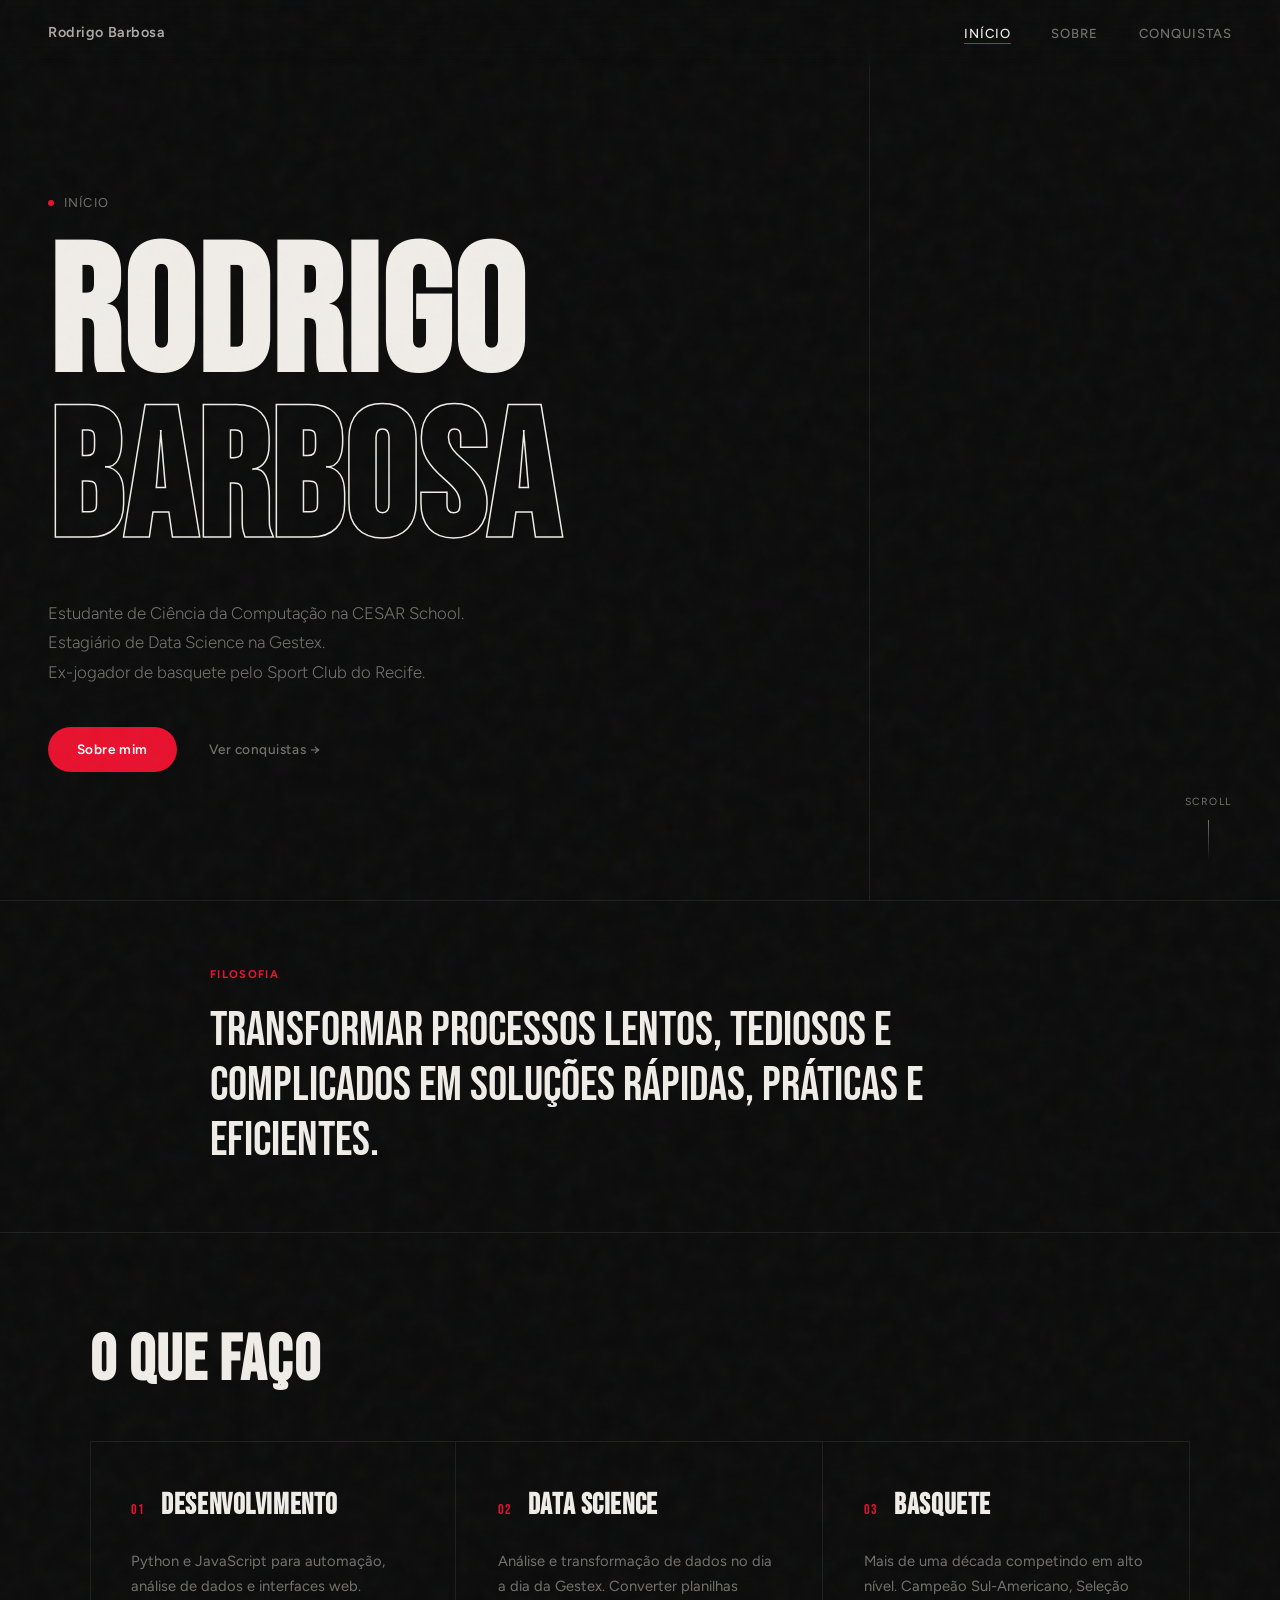
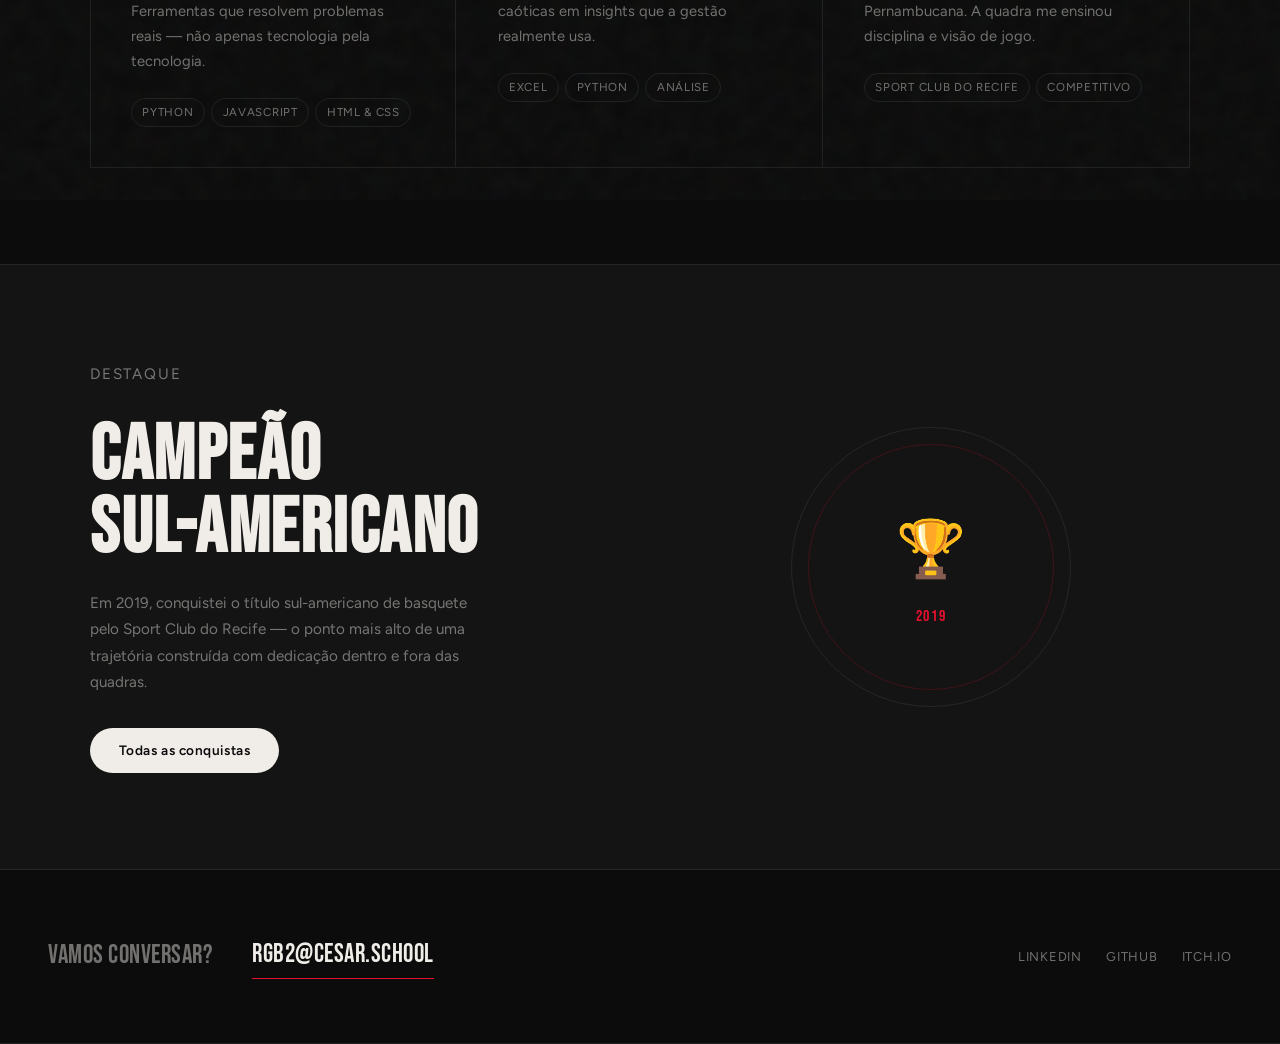
<file: index.html>
<!DOCTYPE html>
<html lang="pt-BR">
<head>
  <meta charset="UTF-8">
  <meta name="viewport" content="width=device-width, initial-scale=1.0">
  <title>Rodrigo Barbosa</title>
  <link rel="preconnect" href="https://fonts.googleapis.com">
  <link rel="preconnect" href="https://fonts.gstatic.com" crossorigin>
  <link href="https://fonts.googleapis.com/css2?family=Bebas+Neue&family=Figtree:ital,wght@0,300;0,400;0,500;0,600;1,300;1,400&display=swap" rel="stylesheet">
  <link rel="stylesheet" href="style.css">
</head>
<body>

  <div class="noise" aria-hidden="true"></div>

  <nav class="nav">
    <a href="index.html" class="nav-brand">Rodrigo Barbosa</a>
    <ul class="nav-links">
      <li><a href="index.html" class="is-active">Início</a></li>
      <li><a href="sobre.html">Sobre</a></li>
      <li><a href="conquistas.html">Conquistas</a></li>
    </ul>
    <button class="burger" aria-label="Abrir menu" aria-expanded="false">
      <span></span><span></span>
    </button>
  </nav>

  <header class="hero">
    <div class="hero-bg-line" aria-hidden="true"></div>

    <div class="hero-inner">
      <div class="hero-kicker reveal">
        <span class="dot"></span>
        Início
      </div>

      <h1 class="hero-title">
        <span class="reveal delay-1">Rodrigo</span>
        <span class="reveal delay-2 outline-text">Barbosa</span>
      </h1>

      <p class="hero-desc reveal delay-3">
        Estudante de Ciência da Computação na CESAR School.<br>
        Estagiário de Data Science na Gestex.<br>
        Ex-jogador de basquete pelo Sport Club do Recife.
      </p>

      <div class="hero-actions reveal delay-4">
        <a href="sobre.html" class="pill-btn">Sobre mim</a>
        <a href="conquistas.html" class="text-link">Ver conquistas <span>→</span></a>
      </div>
    </div>

    <div class="hero-scroll reveal delay-5">
      <span>scroll</span>
      <div class="scroll-line"></div>
    </div>
  </header>

  <div class="philosophy">
    <div class="phil-inner">
      <h2 class="phil-label">Filosofia</h2>
      <blockquote class="phil-quote">
        Transformar processos lentos, tediosos e complicados em soluções rápidas, práticas e eficientes.
      </blockquote>
    </div>
  </div>

  <section class="areas">
    <div class="areas-inner">
      <h2 class="section-title">O que faço</h2>
      <div class="areas-grid">

        <article class="area-card" data-index="01">
          <div class="area-top">
            <span class="area-num">01</span>
            <h3>Desenvolvimento</h3>
          </div>
          <p>Python e JavaScript para automação, análise de dados e interfaces web. Ferramentas que resolvem problemas reais — não apenas tecnologia pela tecnologia.</p>
          <div class="area-tags">
            <span>Python</span><span>JavaScript</span><span>HTML &amp; CSS</span>
          </div>
        </article>

        <article class="area-card" data-index="02">
          <div class="area-top">
            <span class="area-num">02</span>
            <h3>Data Science</h3>
          </div>
          <p>Análise e transformação de dados no dia a dia da Gestex. Converter planilhas caóticas em insights que a gestão realmente usa.</p>
          <div class="area-tags">
            <span>Excel</span><span>Python</span><span>Análise</span>
          </div>
        </article>

        <article class="area-card" data-index="03">
          <div class="area-top">
            <span class="area-num">03</span>
            <h3>Basquete</h3>
          </div>
          <p>Mais de uma década competindo em alto nível. Campeão Sul-Americano, Seleção Pernambucana. A quadra me ensinou disciplina e visão de jogo.</p>
          <div class="area-tags">
            <span>Sport Club do Recife</span><span>Competitivo</span>
          </div>
        </article>

      </div>
    </div>
  </section>

  <section class="featured">
    <div class="featured-inner">
      <div class="feat-text">
        <p class="feat-label">Destaque</p>
        <h2>Campeão<br>Sul-Americano</h2>
        <p>Em 2019, conquistei o título sul-americano de basquete pelo Sport Club do Recife — o ponto mais alto de uma trajetória construída com dedicação dentro e fora das quadras.</p>
        <a href="conquistas.html" class="pill-btn pill-btn--light">Todas as conquistas</a>
      </div>
      <div class="feat-graphic" aria-hidden="true">
        <div class="trophy-ring">
          <div class="trophy-inner">
            <span>🏆</span>
            <small>2019</small>
          </div>
        </div>
      </div>
    </div>
  </section>

  <div class="contact-strip">
    <p>Vamos conversar?</p>
    <a href="mailto:rgb2@cesar.school">rgb2@cesar.school</a>
    <div class="strip-links">
      <a href="https://linkedin.com/in/rodrigogbarbosa" target="_blank" rel="noopener">LinkedIn</a>
      <a href="https://github.com/R0DR1G9" target="_blank" rel="noopener">GitHub</a>
      <a href="https://rodrigo-barbosa.itch.io" target="_blank" rel="noopener">itch.io</a>
    </div>
  </div>

  <script src="main.js"></script>
</body>
</html>
</file>
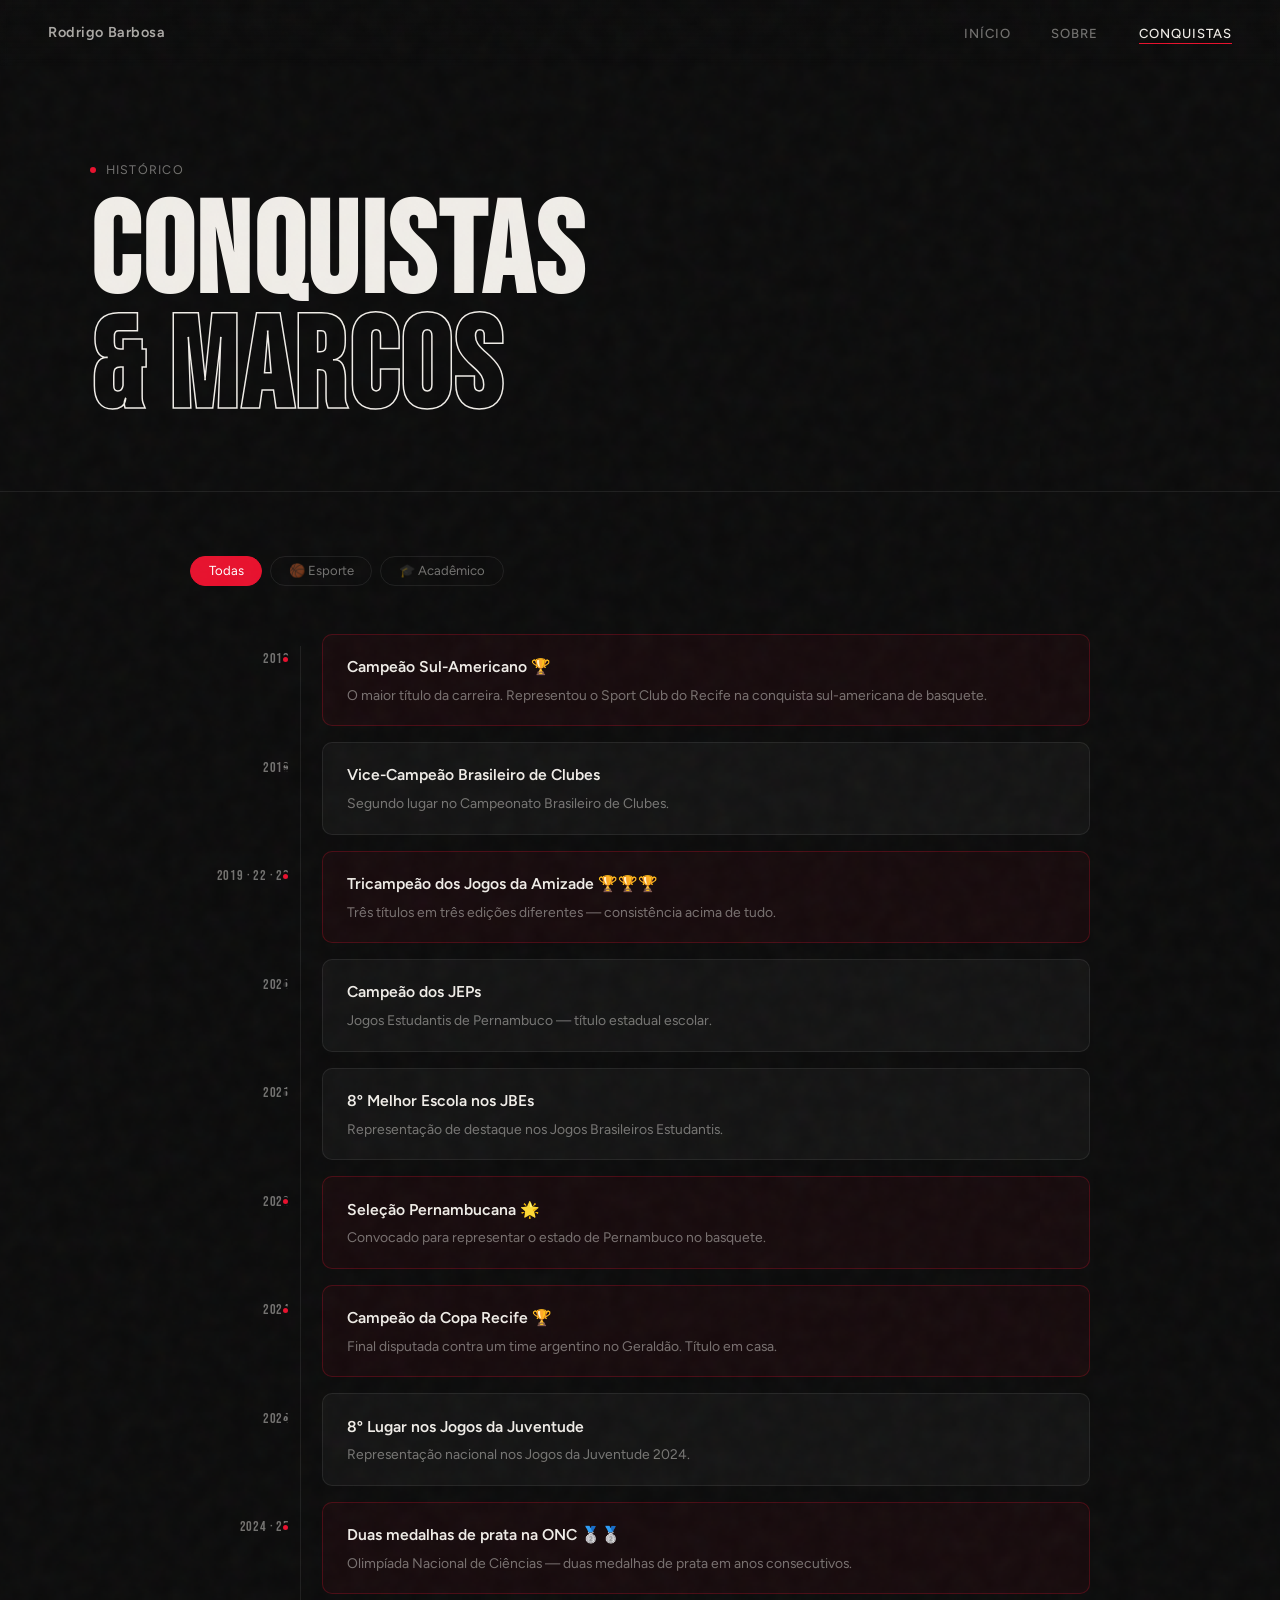
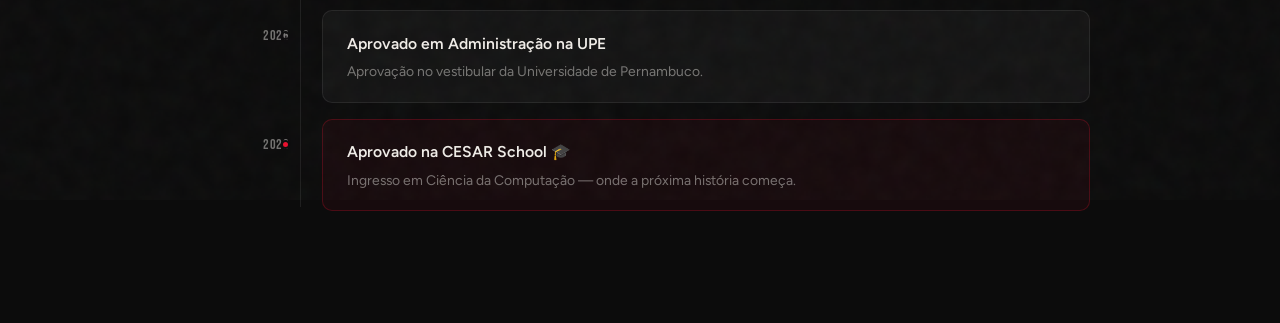
<file: conquistas.html>
<!DOCTYPE html>
<html lang="pt-BR">
<head>
  <meta charset="UTF-8">
  <meta name="viewport" content="width=device-width, initial-scale=1.0">
  <title>Conquistas — Rodrigo Barbosa</title>
  <link rel="preconnect" href="https://fonts.googleapis.com">
  <link rel="preconnect" href="https://fonts.gstatic.com" crossorigin>
  <link href="https://fonts.googleapis.com/css2?family=Bebas+Neue&family=Figtree:ital,wght@0,300;0,400;0,500;0,600;1,300;1,400&display=swap" rel="stylesheet">
  <link rel="stylesheet" href="style.css">
</head>
<body>

  <div class="noise" aria-hidden="true"></div>

  <nav class="nav">
    <a href="index.html" class="nav-brand">Rodrigo Barbosa</a>
    <ul class="nav-links">
      <li><a href="index.html">Início</a></li>
      <li><a href="sobre.html">Sobre</a></li>
      <li><a href="conquistas.html" class="is-active">Conquistas</a></li>
    </ul>
    <button class="burger" aria-label="Abrir menu" aria-expanded="false">
      <span></span><span></span>
    </button>
  </nav>

  <main>

    <div class="page-hero">
      <div class="page-hero-inner">
        <p class="page-kicker reveal"><span class="dot"></span>Histórico</p>
        <h1 class="page-title reveal delay-1">Conquistas<br><span class="outline-text">&amp; Marcos</span></h1>
      </div>
    </div>

    <section class="timeline-page">
      <div class="timeline-wrap">

        <!-- FILTER -->
        <div class="timeline-filter reveal" role="group" aria-label="Filtrar">
          <button class="flt active" data-filter="all">Todas</button>
          <button class="flt" data-filter="esporte">🏀 Esporte</button>
          <button class="flt" data-filter="academico">🎓 Acadêmico</button>
        </div>

        <!-- ITEMS -->
        <ol class="tl-list">

          <li class="tl-item reveal" data-cat="esporte">
            <div class="tl-year">2019</div>
            <div class="tl-body tl-gold">
              <div class="tl-marker"></div>
              <div class="tl-content">
                <h2>Campeão Sul-Americano 🏆</h2>
                <p>O maior título da carreira. Representou o Sport Club do Recife na conquista sul-americana de basquete.</p>
              </div>
            </div>
          </li>

          <li class="tl-item reveal" data-cat="esporte">
            <div class="tl-year">2019</div>
            <div class="tl-body">
              <div class="tl-marker"></div>
              <div class="tl-content">
                <h2>Vice-Campeão Brasileiro de Clubes</h2>
                <p>Segundo lugar no Campeonato Brasileiro de Clubes.</p>
              </div>
            </div>
          </li>

          <li class="tl-item reveal" data-cat="esporte">
            <div class="tl-year">2019 · 22 · 23</div>
            <div class="tl-body tl-gold">
              <div class="tl-marker"></div>
              <div class="tl-content">
                <h2>Tricampeão dos Jogos da Amizade 🏆🏆🏆</h2>
                <p>Três títulos em três edições diferentes — consistência acima de tudo.</p>
              </div>
            </div>
          </li>

          <li class="tl-item reveal" data-cat="esporte">
            <div class="tl-year">2021</div>
            <div class="tl-body">
              <div class="tl-marker"></div>
              <div class="tl-content">
                <h2>Campeão dos JEPs</h2>
                <p>Jogos Estudantis de Pernambuco — título estadual escolar.</p>
              </div>
            </div>
          </li>

          <li class="tl-item reveal" data-cat="esporte">
            <div class="tl-year">2021</div>
            <div class="tl-body">
              <div class="tl-marker"></div>
              <div class="tl-content">
                <h2>8º Melhor Escola nos JBEs</h2>
                <p>Representação de destaque nos Jogos Brasileiros Estudantis.</p>
              </div>
            </div>
          </li>

          <li class="tl-item reveal" data-cat="esporte">
            <div class="tl-year">2023</div>
            <div class="tl-body tl-gold">
              <div class="tl-marker"></div>
              <div class="tl-content">
                <h2>Seleção Pernambucana 🌟</h2>
                <p>Convocado para representar o estado de Pernambuco no basquete.</p>
              </div>
            </div>
          </li>

          <li class="tl-item reveal" data-cat="esporte">
            <div class="tl-year">2024</div>
            <div class="tl-body tl-gold">
              <div class="tl-marker"></div>
              <div class="tl-content">
                <h2>Campeão da Copa Recife 🏆</h2>
                <p>Final disputada contra um time argentino no Geraldão. Título em casa.</p>
              </div>
            </div>
          </li>

          <li class="tl-item reveal" data-cat="esporte">
            <div class="tl-year">2024</div>
            <div class="tl-body">
              <div class="tl-marker"></div>
              <div class="tl-content">
                <h2>8º Lugar nos Jogos da Juventude</h2>
                <p>Representação nacional nos Jogos da Juventude 2024.</p>
              </div>
            </div>
          </li>

          <li class="tl-item reveal" data-cat="academico">
            <div class="tl-year">2024 · 25</div>
            <div class="tl-body tl-gold">
              <div class="tl-marker"></div>
              <div class="tl-content">
                <h2>Duas medalhas de prata na ONC 🥈🥈</h2>
                <p>Olimpíada Nacional de Ciências — duas medalhas de prata em anos consecutivos.</p>
              </div>
            </div>
          </li>

          <li class="tl-item reveal" data-cat="academico">
            <div class="tl-year">2026</div>
            <div class="tl-body">
              <div class="tl-marker"></div>
              <div class="tl-content">
                <h2>Aprovado em Administração na UPE</h2>
                <p>Aprovação no vestibular da Universidade de Pernambuco.</p>
              </div>
            </div>
          </li>

          <li class="tl-item reveal" data-cat="academico">
            <div class="tl-year">2026</div>
            <div class="tl-body tl-gold">
              <div class="tl-marker"></div>
              <div class="tl-content">
                <h2>Aprovado na CESAR School 🎓</h2>
                <p>Ingresso em Ciência da Computação — onde a próxima história começa.</p>
              </div>
            </div>
          </li>

        </ol>
      </div>
    </section>

  </main>

  <script src="main.js"></script>
</body>
</html>
</file>
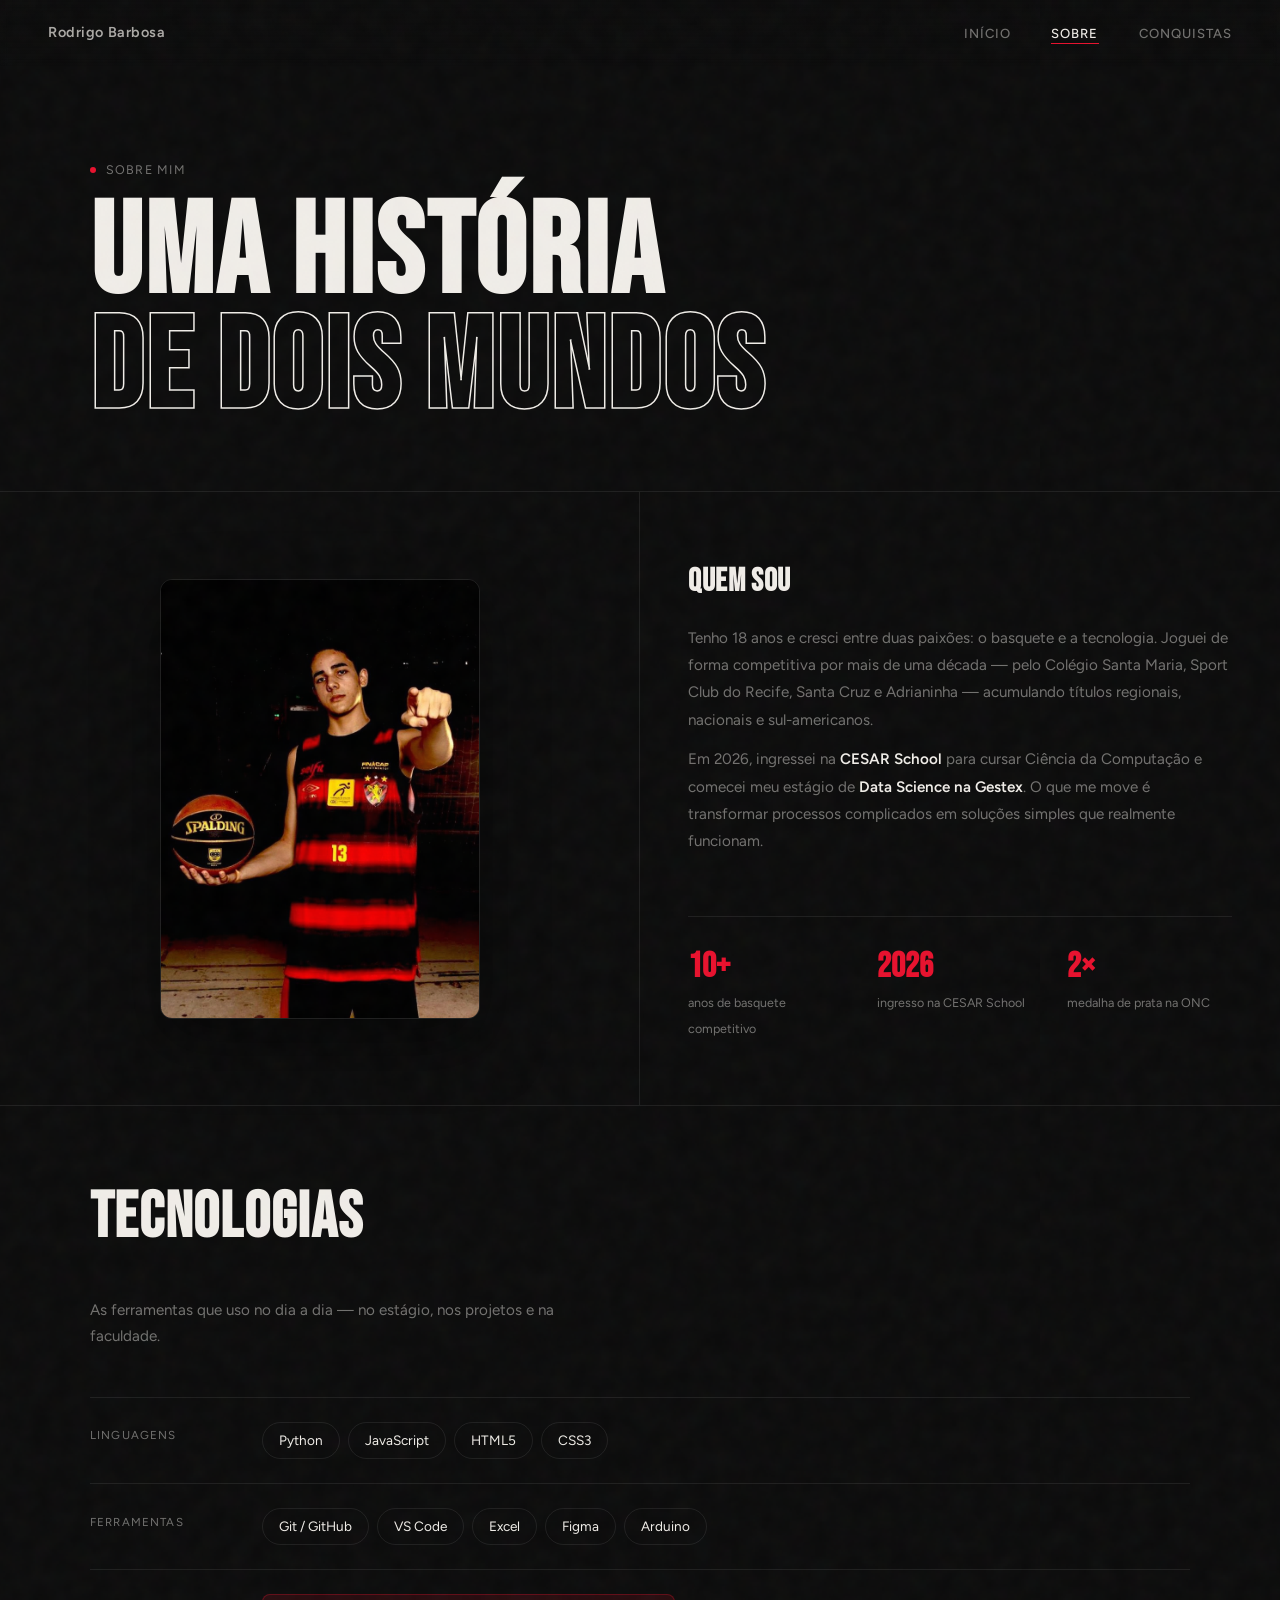
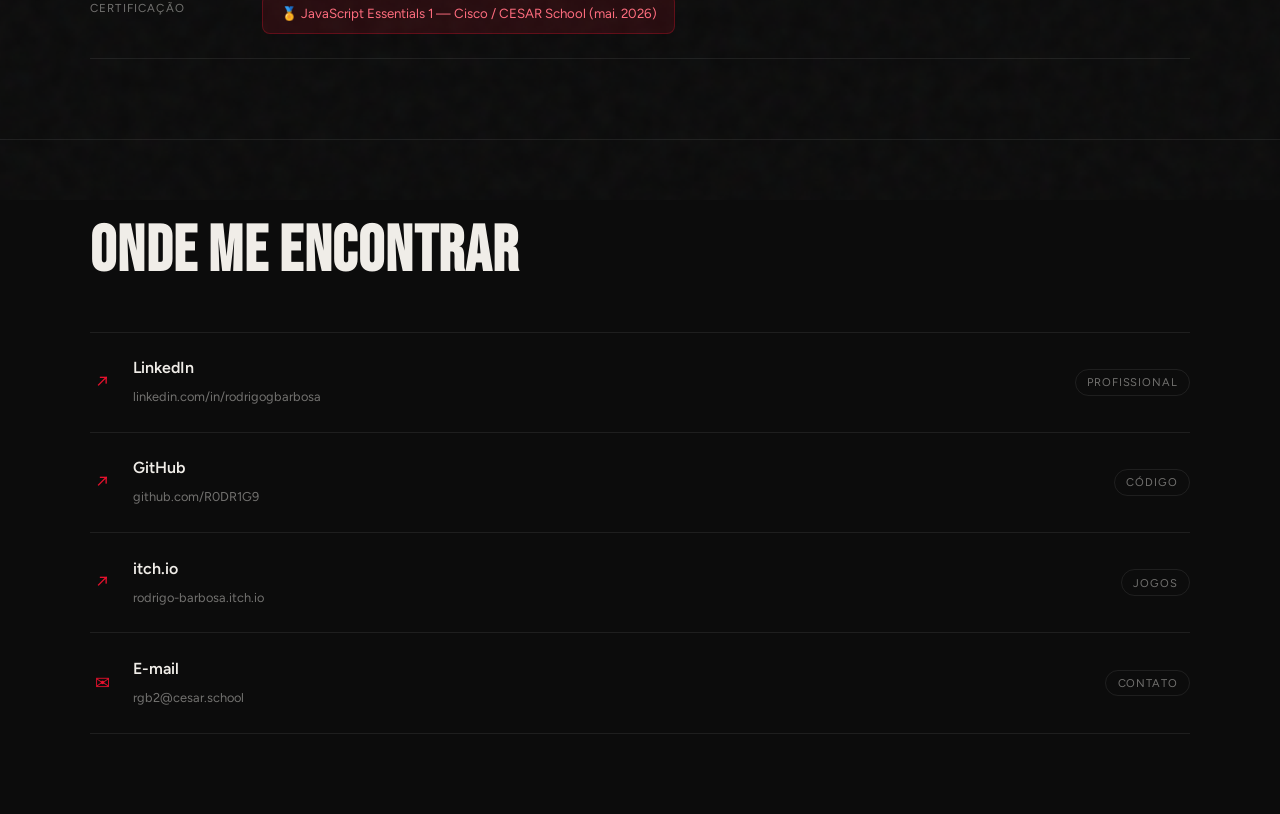
<file: sobre.html>
<!DOCTYPE html>
<html lang="pt-BR">
<head>
  <meta charset="UTF-8">
  <meta name="viewport" content="width=device-width, initial-scale=1.0">
  <title>Sobre — Rodrigo Barbosa</title>
  <link rel="preconnect" href="https://fonts.googleapis.com">
  <link rel="preconnect" href="https://fonts.gstatic.com" crossorigin>
  <link href="https://fonts.googleapis.com/css2?family=Bebas+Neue&family=Figtree:ital,wght@0,300;0,400;0,500;0,600;1,300;1,400&display=swap" rel="stylesheet">
  <link rel="stylesheet" href="style.css">
</head>
<body>

  <div class="noise" aria-hidden="true"></div>

  <nav class="nav">
    <a href="index.html" class="nav-brand">Rodrigo Barbosa</a>
    <ul class="nav-links">
      <li><a href="index.html">Início</a></li>
      <li><a href="sobre.html" class="is-active">Sobre</a></li>
      <li><a href="conquistas.html">Conquistas</a></li>
    </ul>
    <button class="burger" aria-label="Abrir menu" aria-expanded="false">
      <span></span><span></span>
    </button>
  </nav>

  <main>

    <!-- PAGE HERO -->
    <div class="page-hero">
      <div class="page-hero-inner">
        <p class="page-kicker reveal"><span class="dot"></span>Sobre mim</p>
        <h1 class="page-title reveal delay-1">Uma história<br><span class="outline-text">de dois mundos</span></h1>
      </div>
    </div>

    <!-- BIO SPLIT -->
    <section class="bio-split">
      <div class="bio-left reveal">
        <div class="bio-portrait">
          <img src="[data-uri]" alt="Rodrigo Barbosa, uniforme do Sport Club do Recife">
        </div>
      </div>

      <div class="bio-right">
        <div class="bio-block reveal delay-1">
          <h2>Quem sou</h2>
          <p>
            Tenho 18 anos e cresci entre duas paixões: o basquete e a tecnologia. Joguei de forma competitiva por mais de uma década — pelo Colégio Santa Maria, Sport Club do Recife, Santa Cruz e Adrianinha — acumulando títulos regionais, nacionais e sul-americanos.
          </p>
          <p>
            Em 2026, ingressei na <strong>CESAR School</strong> para cursar Ciência da Computação e comecei meu estágio de <strong>Data Science na Gestex</strong>. O que me move é transformar processos complicados em soluções simples que realmente funcionam.
          </p>
        </div>

        <div class="bio-stats reveal delay-2">
          <div class="stat">
            <strong>10+</strong>
            <span>anos de basquete competitivo</span>
          </div>
          <div class="stat">
            <strong>2026</strong>
            <span>ingresso na CESAR School</span>
          </div>
          <div class="stat">
            <strong>2×</strong>
            <span>medalha de prata na ONC</span>
          </div>
        </div>

      </div>
    </section>

    <!-- TECH -->
    <section class="tech-section">
      <div class="tech-inner">
        <h2 class="section-title reveal">Tecnologias</h2>
        <p class="tech-intro reveal delay-1">As ferramentas que uso no dia a dia — no estágio, nos projetos e na faculdade.</p>

        <div class="tech-rows reveal delay-2">
          <div class="tech-row">
            <span class="tech-category">Linguagens</span>
            <div class="tech-pills">
              <span>Python</span>
              <span>JavaScript</span>
              <span>HTML5</span>
              <span>CSS3</span>
            </div>
          </div>
          <div class="tech-row">
            <span class="tech-category">Ferramentas</span>
            <div class="tech-pills">
              <span>Git / GitHub</span>
              <span>VS Code</span>
              <span>Excel</span>
              <span>Figma</span>
              <span>Arduino</span>
            </div>
          </div>
          <div class="tech-row">
            <span class="tech-category">Certificação</span>
            <div class="tech-pills special">
              <span class="cert-pill">🏅 JavaScript Essentials 1 — Cisco / CESAR School (mai. 2026)</span>
            </div>
          </div>
        </div>
      </div>
    </section>

    <!-- LINKS -->
    <section class="links-section">
      <div class="links-inner">
        <h2 class="section-title reveal">Onde me encontrar</h2>
        <div class="links-list reveal delay-1">

          <a href="https://linkedin.com/in/rodrigogbarbosa" target="_blank" rel="noopener" class="link-row">
            <div class="link-row-left">
              <span class="link-row-icon">↗</span>
              <div>
                <strong>LinkedIn</strong>
                <small>linkedin.com/in/rodrigogbarbosa</small>
              </div>
            </div>
            <span class="link-row-tag">Profissional</span>
          </a>

          <a href="https://github.com/R0DR1G9" target="_blank" rel="noopener" class="link-row">
            <div class="link-row-left">
              <span class="link-row-icon">↗</span>
              <div>
                <strong>GitHub</strong>
                <small>github.com/R0DR1G9</small>
              </div>
            </div>
            <span class="link-row-tag">Código</span>
          </a>

          <a href="https://rodrigo-barbosa.itch.io" target="_blank" rel="noopener" class="link-row">
            <div class="link-row-left">
              <span class="link-row-icon">↗</span>
              <div>
                <strong>itch.io</strong>
                <small>rodrigo-barbosa.itch.io</small>
              </div>
            </div>
            <span class="link-row-tag">Jogos</span>
          </a>

          <a href="mailto:rgb2@cesar.school" class="link-row">
            <div class="link-row-left">
              <span class="link-row-icon">✉</span>
              <div>
                <strong>E-mail</strong>
                <small>rgb2@cesar.school</small>
              </div>
            </div>
            <span class="link-row-tag">Contato</span>
          </a>


        </div>
      </div>
    </section>

  </main>

  <script src="main.js"></script>
</body>
</html>
</file>
<file: style.css>
/* ============================================
   RODRIGO BARBOSA — PORTFÓLIO v2
   Direção: Cinematic dark · Bebas Neue display
   Paleta: Preto profundo + vermelho vivo + off-white
   ============================================ */

:root {
  --bg:          #0c0c0c;
  --surface:     #141414;
  --surface-2:   #1c1c1c;
  --border:      rgba(255,255,255,0.08);
  --red:         #e8112d;
  --red-dim:     rgba(232,17,45,0.12);
  --white:       #f0ede8;
  --muted:       rgba(240,237,232,0.45);
  --font-display: 'Bebas Neue', sans-serif;
  --font-body:    'Figtree', sans-serif;
  --ease:        cubic-bezier(0.16, 1, 0.3, 1);
}

*, *::before, *::after { box-sizing: border-box; margin: 0; padding: 0; }
html { scroll-behavior: smooth; }

body {
  background: var(--bg);
  color: var(--white);
  font-family: var(--font-body);
  font-size: 1rem;
  line-height: 1.65;
  overflow-x: hidden;
}

/* ── NOISE TEXTURE ── */
.noise {
  position: fixed;
  inset: -200%;
  width: 400%;
  height: 400%;
  background-image: url("data:image/svg+xml,%3Csvg viewBox='0 0 200 200' xmlns='http://www.w3.org/2000/svg'%3E%3Cfilter id='n'%3E%3CfeTurbulence type='fractalNoise' baseFrequency='0.9' numOctaves='4' stitchTiles='stitch'/%3E%3C/filter%3E%3Crect width='100%25' height='100%25' filter='url(%23n)' opacity='1'/%3E%3C/svg%3E");
  opacity: 0.035;
  pointer-events: none;
  z-index: 9999;
  animation: noiseShift 0.2s steps(1) infinite;
}
@keyframes noiseShift {
  0%   { transform: translate(0,0); }
  25%  { transform: translate(-3%,-1%); }
  50%  { transform: translate(1%,3%); }
  75%  { transform: translate(2%,-2%); }
  100% { transform: translate(-1%,1%); }
}

/* ── NAV ── */
.nav {
  position: fixed;
  top: 0; left: 0; right: 0;
  z-index: 100;
  display: flex;
  align-items: center;
  justify-content: space-between;
  padding: 1.25rem 3rem;
  background: linear-gradient(to bottom, rgba(12,12,12,0.95), transparent);
  backdrop-filter: blur(4px);
}

.nav-brand {
  font-family: var(--font-body);
  font-weight: 600;
  font-size: 0.9rem;
  letter-spacing: 0.04em;
  color: var(--white);
  text-decoration: none;
  opacity: 0.7;
  transition: opacity 0.2s;
}
.nav-brand:hover { opacity: 1; }

.nav-links {
  display: flex;
  list-style: none;
  gap: 2.5rem;
}

.nav-links a {
  font-size: 0.82rem;
  font-weight: 500;
  letter-spacing: 0.08em;
  text-transform: uppercase;
  color: var(--muted);
  text-decoration: none;
  transition: color 0.2s;
  position: relative;
}
.nav-links a::after {
  content: '';
  position: absolute;
  bottom: -3px; left: 0; right: 0;
  height: 1px;
  background: var(--red);
  transform: scaleX(0);
  transition: transform 0.3s var(--ease);
}
.nav-links a:hover,
.nav-links a.is-active {
  color: var(--white);
}
.nav-links a.is-active::after,
.nav-links a:hover::after { transform: scaleX(1); }

.burger {
  display: none;
  flex-direction: column;
  gap: 6px;
  background: none;
  border: none;
  cursor: pointer;
  padding: 4px;
}
.burger span {
  display: block;
  width: 24px;
  height: 1.5px;
  background: var(--white);
  transition: all 0.3s var(--ease);
}
.burger.open span:first-child { transform: translateY(7.5px) rotate(45deg); }
.burger.open span:last-child  { transform: translateY(-7.5px) rotate(-45deg); }

/* ── HERO ── */
.hero {
  min-height: 100svh;
  display: flex;
  align-items: center;
  position: relative;
  overflow: hidden;
  padding: 8rem 3rem 4rem;
}

.hero-bg-line {
  position: absolute;
  top: 0; bottom: 0;
  right: 32%;
  width: 1px;
  background: var(--border);
}

.hero-inner {
  position: relative;
  z-index: 2;
  max-width: 820px;
}

.hero-kicker {
  display: flex;
  align-items: center;
  gap: 0.6rem;
  font-size: 0.8rem;
  letter-spacing: 0.1em;
  text-transform: uppercase;
  color: var(--muted);
  margin-bottom: 1.5rem;
}

.dot {
  width: 6px; height: 6px;
  border-radius: 50%;
  background: var(--red);
  display: inline-block;
}

.hero-title {
  font-family: var(--font-display);
  font-size: clamp(5.5rem, 14vw, 12rem);
  line-height: 0.92;
  letter-spacing: 0.01em;
  margin-bottom: 2rem;
}

.outline-text {
  -webkit-text-stroke: 1.5px var(--white);
  color: transparent;
}

.hero-desc {
  font-size: 1.05rem;
  color: var(--muted);
  font-weight: 300;
  max-width: 420px;
  line-height: 1.75;
  margin-bottom: 2.5rem;
}

.hero-actions {
  display: flex;
  align-items: center;
  gap: 2rem;
  flex-wrap: wrap;
}

/* ── PILL BUTTON ── */
.pill-btn {
  display: inline-block;
  padding: 0.7rem 1.8rem;
  background: var(--red);
  color: #fff;
  font-family: var(--font-body);
  font-weight: 600;
  font-size: 0.85rem;
  letter-spacing: 0.04em;
  border-radius: 999px;
  text-decoration: none;
  transition: background 0.2s, transform 0.2s var(--ease), box-shadow 0.2s;
}
.pill-btn:hover {
  background: #ff2040;
  transform: translateY(-2px);
  box-shadow: 0 8px 24px rgba(232,17,45,0.35);
}

.pill-btn--light {
  background: var(--white);
  color: var(--bg);
}
.pill-btn--light:hover {
  background: #fff;
  box-shadow: 0 8px 24px rgba(240,237,232,0.2);
}

.text-link {
  font-size: 0.85rem;
  font-weight: 500;
  color: var(--muted);
  text-decoration: none;
  letter-spacing: 0.04em;
  transition: color 0.2s;
}
.text-link span { display: inline-block; transition: transform 0.2s; }
.text-link:hover { color: var(--white); }
.text-link:hover span { transform: translateX(4px); }

/* BIG BACKGROUND NUMBER */
.hero-number {
  position: absolute;
  right: -2rem;
  bottom: -2rem;
  font-family: var(--font-display);
  font-size: clamp(14rem, 28vw, 26rem);
  line-height: 1;
  color: transparent;
  -webkit-text-stroke: 1px rgba(255,255,255,0.04);
  user-select: none;
  pointer-events: none;
  z-index: 1;
}

.hero-scroll {
  position: absolute;
  bottom: 2.5rem;
  right: 3rem;
  display: flex;
  flex-direction: column;
  align-items: center;
  gap: 0.6rem;
  font-size: 0.65rem;
  letter-spacing: 0.15em;
  text-transform: uppercase;
  color: var(--muted);
}
.scroll-line {
  width: 1px;
  height: 40px;
  background: linear-gradient(to bottom, var(--muted), transparent);
  animation: scrollPulse 1.8s ease-in-out infinite;
}
@keyframes scrollPulse {
  0%, 100% { opacity: 0.4; transform: scaleY(1); }
  50% { opacity: 1; transform: scaleY(1.2); }
}

/* ── PHILOSOPHY ── */
.philosophy {
  border-top: 1px solid var(--border);
  border-bottom: 1px solid var(--border);
  padding: 4rem 3rem;
}
.phil-inner { max-width: 860px; margin: 0 auto; }
.phil-label {
  font-size: 0.7rem;
  letter-spacing: 0.12em;
  text-transform: uppercase;
  color: var(--red);
  margin-bottom: 1.2rem;
}
.phil-quote {
  font-family: var(--font-display);
  font-size: clamp(1.8rem, 4vw, 3rem);
  line-height: 1.15;
  color: var(--white);
  font-style: normal;
}

/* ── AREAS ── */
.areas { padding: 6rem 3rem; }
.areas-inner { max-width: 1100px; margin: 0 auto; }

.section-title {
  font-family: var(--font-display);
  font-size: clamp(2.5rem, 5vw, 4rem);
  letter-spacing: 0.02em;
  margin-bottom: 3rem;
  line-height: 1;
}

.areas-grid {
  display: grid;
  grid-template-columns: repeat(auto-fit, minmax(300px, 1fr));
  gap: 1.5px;
  border: 1.5px solid var(--border);
}

.area-card {
  padding: 2.5rem;
  border-right: 1.5px solid var(--border);
  position: relative;
  overflow: hidden;
  transition: background 0.3s;
}
.area-card:last-child { border-right: none; }
.area-card::before {
  content: '';
  position: absolute;
  inset: 0;
  background: var(--red-dim);
  opacity: 0;
  transition: opacity 0.35s;
}
.area-card:hover::before { opacity: 1; }

.area-top {
  display: flex;
  align-items: baseline;
  gap: 1rem;
  margin-bottom: 1.2rem;
}
.area-num {
  font-family: var(--font-display);
  font-size: 0.9rem;
  color: var(--red);
  letter-spacing: 0.08em;
}
.area-card h3 {
  font-family: var(--font-display);
  font-size: 1.8rem;
  letter-spacing: 0.02em;
}
.area-card p {
  font-size: 0.92rem;
  color: var(--muted);
  line-height: 1.7;
  margin-bottom: 1.5rem;
}
.area-tags {
  display: flex;
  flex-wrap: wrap;
  gap: 0.4rem;
}
.area-tags span {
  font-size: 0.72rem;
  letter-spacing: 0.06em;
  text-transform: uppercase;
  border: 1px solid var(--border);
  padding: 0.25rem 0.65rem;
  border-radius: 999px;
  color: var(--muted);
}

/* ── FEATURED ── */
.featured {
  background: var(--surface);
  border-top: 1px solid var(--border);
  border-bottom: 1px solid var(--border);
  padding: 6rem 3rem;
}
.featured-inner {
  max-width: 1100px;
  margin: 0 auto;
  display: grid;
  grid-template-columns: 1fr 1fr;
  gap: 4rem;
  align-items: center;
}
.feat-label {
  font-size: 0.7rem;
  letter-spacing: 0.12em;
  text-transform: uppercase;
  color: var(--red);
  margin-bottom: 1rem;
}
.feat-text h2 {
  font-family: var(--font-display);
  font-size: clamp(3rem, 6vw, 5rem);
  line-height: 0.95;
  letter-spacing: 0.02em;
  margin-bottom: 1.5rem;
}
.feat-text p {
  color: var(--muted);
  font-size: 0.95rem;
  line-height: 1.75;
  margin-bottom: 2rem;
  max-width: 380px;
}

.trophy-ring {
  width: 280px;
  height: 280px;
  border-radius: 50%;
  border: 1px solid var(--border);
  display: flex;
  align-items: center;
  justify-content: center;
  margin: 0 auto;
  position: relative;
  animation: rotateSlow 20s linear infinite;
}
.trophy-ring::before {
  content: '';
  position: absolute;
  inset: 16px;
  border-radius: 50%;
  border: 1px solid rgba(232,17,45,0.2);
}
.trophy-inner {
  display: flex;
  flex-direction: column;
  align-items: center;
  gap: 0.5rem;
  animation: rotateSlow 20s linear reverse infinite;
}
.trophy-inner span { font-size: 3.5rem; }
.trophy-inner small {
  font-family: var(--font-display);
  font-size: 1rem;
  letter-spacing: 0.1em;
  color: var(--red);
}
@keyframes rotateSlow {
  from { transform: rotate(0deg); }
  to   { transform: rotate(360deg); }
}

/* ── CONTACT STRIP ── */
.contact-strip {
  padding: 4rem 3rem;
  display: flex;
  align-items: center;
  gap: 2.5rem;
  flex-wrap: wrap;
  border-bottom: 1px solid var(--border);
}
.contact-strip p {
  font-family: var(--font-display);
  font-size: 1.6rem;
  letter-spacing: 0.02em;
  color: var(--muted);
}
.contact-strip > a {
  font-family: var(--font-display);
  font-size: 1.6rem;
  letter-spacing: 0.02em;
  color: var(--white);
  text-decoration: none;
  border-bottom: 1px solid var(--red);
  padding-bottom: 2px;
  transition: color 0.2s;
}
.contact-strip > a:hover { color: var(--red); }
.strip-links {
  margin-left: auto;
  display: flex;
  gap: 1.5rem;
}
.strip-links a {
  font-size: 0.8rem;
  letter-spacing: 0.06em;
  text-transform: uppercase;
  color: var(--muted);
  text-decoration: none;
  transition: color 0.2s;
}
.strip-links a:hover { color: var(--white); }

/* ── FOOTER ── */
.footer {
  padding: 1.5rem 3rem;
  display: flex;
  justify-content: space-between;
  align-items: center;
  font-size: 0.8rem;
  color: rgba(240,237,232,0.25);
  letter-spacing: 0.04em;
}

/* ── PAGE HERO ── */
.page-hero {
  padding: 10rem 3rem 4rem;
  border-bottom: 1px solid var(--border);
}
.page-hero-inner { max-width: 1100px; margin: 0 auto; }
.page-kicker {
  display: flex;
  align-items: center;
  gap: 0.6rem;
  font-size: 0.78rem;
  letter-spacing: 0.1em;
  text-transform: uppercase;
  color: var(--muted);
  margin-bottom: 1rem;
}
.page-title {
  font-family: var(--font-display);
  font-size: clamp(4rem, 10vw, 8rem);
  line-height: 0.9;
  letter-spacing: 0.02em;
}

/* ── BIO SPLIT ── */
.bio-split {
  display: grid;
  grid-template-columns: 1fr 1fr;
  border-bottom: 1px solid var(--border);
}

.bio-left {
  border-right: 1px solid var(--border);
  padding: 4rem 3rem;
  display: flex;
  align-items: center;
  justify-content: center;
}

.bio-portrait {
  width: 320px;
  height: 440px;
  border-radius: 12px;
  overflow: hidden;
  border: 1px solid var(--border);
  box-shadow: 0 24px 60px rgba(0,0,0,0.5);
}
.bio-portrait img {
  width: 100%;
  height: 100%;
  object-fit: cover;
  object-position: center top;
  display: block;
}

.bio-right {
  padding: 4rem 3rem;
  display: flex;
  flex-direction: column;
  justify-content: center;
  gap: 3rem;
}

.bio-block h2 {
  font-family: var(--font-display);
  font-size: 2rem;
  margin-bottom: 1rem;
  letter-spacing: 0.02em;
}
.bio-block p {
  color: var(--muted);
  font-size: 0.95rem;
  line-height: 1.8;
  margin-bottom: 0.75rem;
}
.bio-block strong { color: var(--white); font-weight: 600; }

.bio-stats {
  display: grid;
  grid-template-columns: repeat(3, 1fr);
  gap: 1.5rem;
  padding-top: 2rem;
  border-top: 1px solid var(--border);
}
.stat strong {
  display: block;
  font-family: var(--font-display);
  font-size: 2.2rem;
  color: var(--red);
  line-height: 1;
  margin-bottom: 0.3rem;
}
.stat span {
  font-size: 0.78rem;
  color: var(--muted);
  line-height: 1.4;
}

/* ── TECH SECTION ── */
.tech-section {
  padding: 5rem 3rem;
  border-bottom: 1px solid var(--border);
}
.tech-inner { max-width: 1100px; margin: 0 auto; }
.tech-intro {
  color: var(--muted);
  font-size: 0.95rem;
  margin-bottom: 3rem;
  max-width: 500px;
}

.tech-rows {
  display: flex;
  flex-direction: column;
  gap: 0;
}
.tech-row {
  display: grid;
  grid-template-columns: 140px 1fr;
  gap: 2rem;
  align-items: start;
  padding: 1.5rem 0;
  border-bottom: 1px solid var(--border);
}
.tech-row:first-child { border-top: 1px solid var(--border); }
.tech-category {
  font-size: 0.72rem;
  letter-spacing: 0.1em;
  text-transform: uppercase;
  color: var(--muted);
  padding-top: 0.3rem;
}
.tech-pills {
  display: flex;
  flex-wrap: wrap;
  gap: 0.5rem;
}
.tech-pills span {
  padding: 0.4rem 1rem;
  border: 1px solid var(--border);
  border-radius: 999px;
  font-size: 0.85rem;
  color: var(--white);
  transition: border-color 0.2s, color 0.2s;
}
.tech-pills span:hover { border-color: var(--red); color: var(--red); }
.cert-pill {
  background: var(--red-dim) !important;
  border-color: rgba(232,17,45,0.3) !important;
  color: #ff6b7d !important;
  font-size: 0.83rem !important;
  border-radius: 8px !important;
  padding: 0.5rem 1.1rem !important;
}
.cert-pill:hover { color: #ff6b7d !important; border-color: var(--red) !important; }

/* ── LINKS SECTION ── */
.links-section {
  padding: 5rem 3rem;
}
.links-inner { max-width: 1100px; margin: 0 auto; }

.links-list {
  display: flex;
  flex-direction: column;
  margin-top: 2rem;
}

.link-row {
  display: flex;
  align-items: center;
  justify-content: space-between;
  padding: 1.4rem 0;
  border-bottom: 1px solid var(--border);
  text-decoration: none;
  transition: padding-left 0.25s var(--ease);
  color: var(--white);
}
.link-row:first-child { border-top: 1px solid var(--border); }
.link-row:hover { padding-left: 1rem; }

.link-row-left {
  display: flex;
  align-items: center;
  gap: 1.2rem;
}
.link-row-icon {
  font-size: 1.1rem;
  color: var(--red);
  width: 24px;
  text-align: center;
}
.link-row-left strong {
  display: block;
  font-weight: 600;
  font-size: 1rem;
  margin-bottom: 0.1rem;
}
.link-row-left small {
  font-size: 0.8rem;
  color: var(--muted);
}
.link-row-tag {
  font-size: 0.7rem;
  letter-spacing: 0.08em;
  text-transform: uppercase;
  color: var(--muted);
  border: 1px solid var(--border);
  padding: 0.2rem 0.7rem;
  border-radius: 999px;
}

/* ── TIMELINE ── */
.timeline-page { padding: 4rem 3rem 6rem; }
.timeline-wrap { max-width: 900px; margin: 0 auto; }

.timeline-filter {
  display: flex;
  gap: 0.5rem;
  margin-bottom: 3rem;
  flex-wrap: wrap;
}
.flt {
  padding: 0.4rem 1.1rem;
  border-radius: 999px;
  border: 1px solid var(--border);
  background: transparent;
  font-family: var(--font-body);
  font-size: 0.82rem;
  color: var(--muted);
  cursor: pointer;
  transition: all 0.2s;
}
.flt:hover { border-color: var(--white); color: var(--white); }
.flt.active {
  background: var(--red);
  border-color: var(--red);
  color: #fff;
}

.tl-list {
  list-style: none;
  position: relative;
  padding-left: 0;
}
.tl-list::before {
  content: '';
  position: absolute;
  left: 110px;
  top: 12px;
  bottom: 12px;
  width: 1px;
  background: var(--border);
}

.tl-item {
  display: grid;
  grid-template-columns: 100px 1fr;
  gap: 2rem;
  margin-bottom: 0.5rem;
}

.tl-item.hidden { display: none; }

.tl-year {
  font-family: var(--font-display);
  font-size: 0.85rem;
  letter-spacing: 0.06em;
  color: var(--muted);
  text-align: right;
  padding-top: 1.1rem;
  line-height: 1.2;
}

.tl-body {
  position: relative;
  padding: 1.2rem 1.5rem;
  border: 1px solid var(--border);
  border-radius: 10px;
  background: var(--surface);
  transition: border-color 0.2s, background 0.2s;
  margin-bottom: 0.5rem;
}
.tl-body:hover { border-color: rgba(232,17,45,0.3); background: var(--surface-2); }

.tl-gold {
  border-color: rgba(232,17,45,0.25);
  background: rgba(232,17,45,0.05);
}
.tl-gold:hover { border-color: rgba(232,17,45,0.5); }

.tl-marker {
  position: absolute;
  left: -2.6rem;
  top: 1.25rem;
  width: 9px; height: 9px;
  border-radius: 50%;
  background: var(--border);
  border: 2px solid var(--bg);
}
.tl-gold .tl-marker { background: var(--red); }

.tl-content h2 {
  font-weight: 600;
  font-size: 0.98rem;
  margin-bottom: 0.25rem;
}
.tl-content p {
  font-size: 0.87rem;
  color: var(--muted);
  line-height: 1.6;
}

/* ── REVEAL ANIMATIONS ── */
.reveal {
  opacity: 0;
  transform: translateY(22px);
  transition: opacity 0.75s var(--ease), transform 0.75s var(--ease);
}
.reveal.visible { opacity: 1; transform: none; }
.delay-1 { transition-delay: 0.1s; }
.delay-2 { transition-delay: 0.2s; }
.delay-3 { transition-delay: 0.3s; }
.delay-4 { transition-delay: 0.4s; }
.delay-5 { transition-delay: 0.5s; }

/* ── RESPONSIVE ── */
@media (max-width: 900px) {
  .nav { padding: 1rem 1.5rem; }
  .nav-links { display: none; flex-direction: column; position: fixed; inset: 0; background: var(--bg); align-items: center; justify-content: center; gap: 2rem; z-index: 99; }
  .nav-links.open { display: flex; }
  .nav-links a { font-size: 1.2rem; }
  .burger { display: flex; z-index: 100; }

  .hero { padding: 7rem 1.5rem 3rem; }
  .hero-number { display: none; }
  .hero-scroll { display: none; }
  .hero-bg-line { display: none; }

  .philosophy { padding: 3rem 1.5rem; }
  .areas { padding: 4rem 1.5rem; }
  .featured-inner { grid-template-columns: 1fr; gap: 3rem; }
  .featured { padding: 4rem 1.5rem; }
  .contact-strip { padding: 3rem 1.5rem; flex-direction: column; align-items: flex-start; gap: 1rem; }
  .strip-links { margin-left: 0; }
  .footer { padding: 1.5rem; }

  .page-hero { padding: 8rem 1.5rem 3rem; }
  .bio-split { grid-template-columns: 1fr; }
  .bio-left { border-right: none; border-bottom: 1px solid var(--border); padding: 3rem 1.5rem; }
  .bio-right { padding: 3rem 1.5rem; }
  .bio-stats { grid-template-columns: repeat(3,1fr); gap: 1rem; }
  .tech-section, .links-section { padding: 4rem 1.5rem; }
  .tech-row { grid-template-columns: 1fr; gap: 0.75rem; }
  .timeline-page { padding: 3rem 1.5rem 5rem; }
  .tl-list::before { left: 90px; }
  .tl-item { grid-template-columns: 80px 1fr; gap: 1.5rem; }
}
</file>
